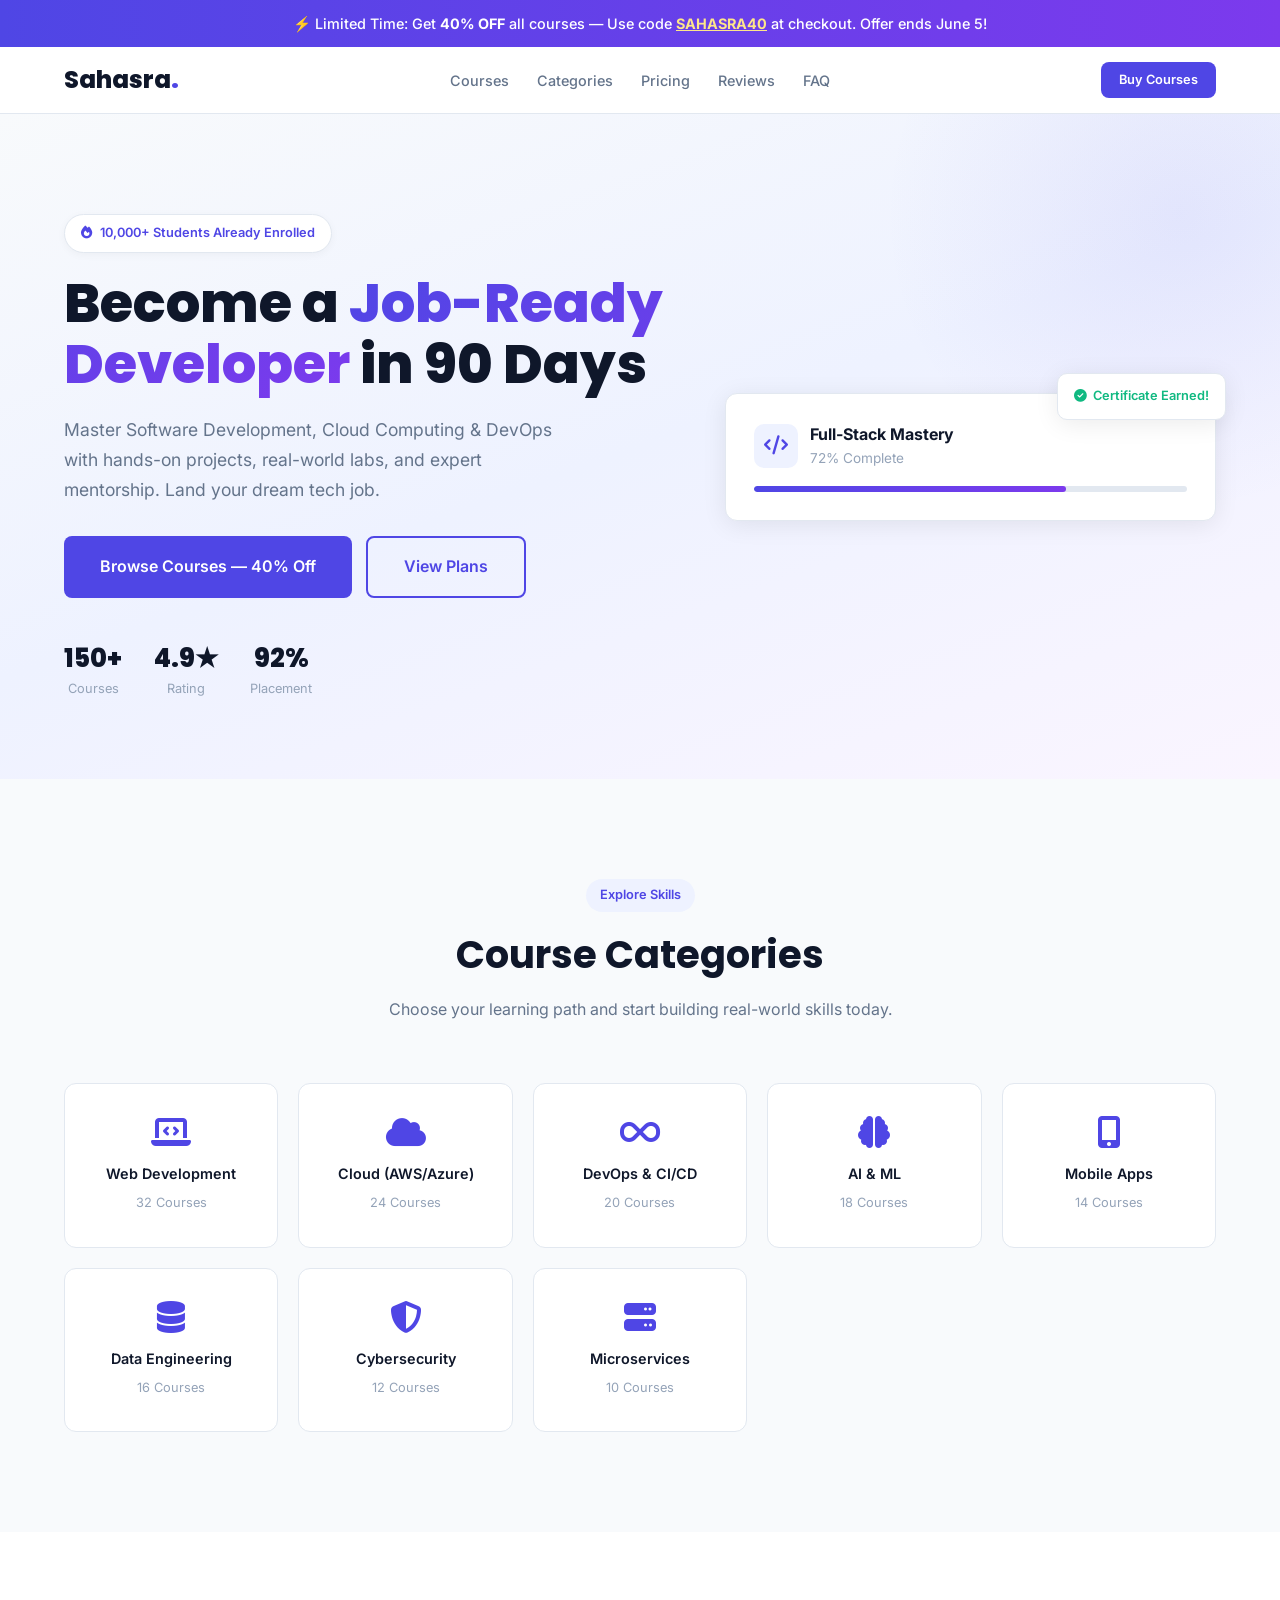
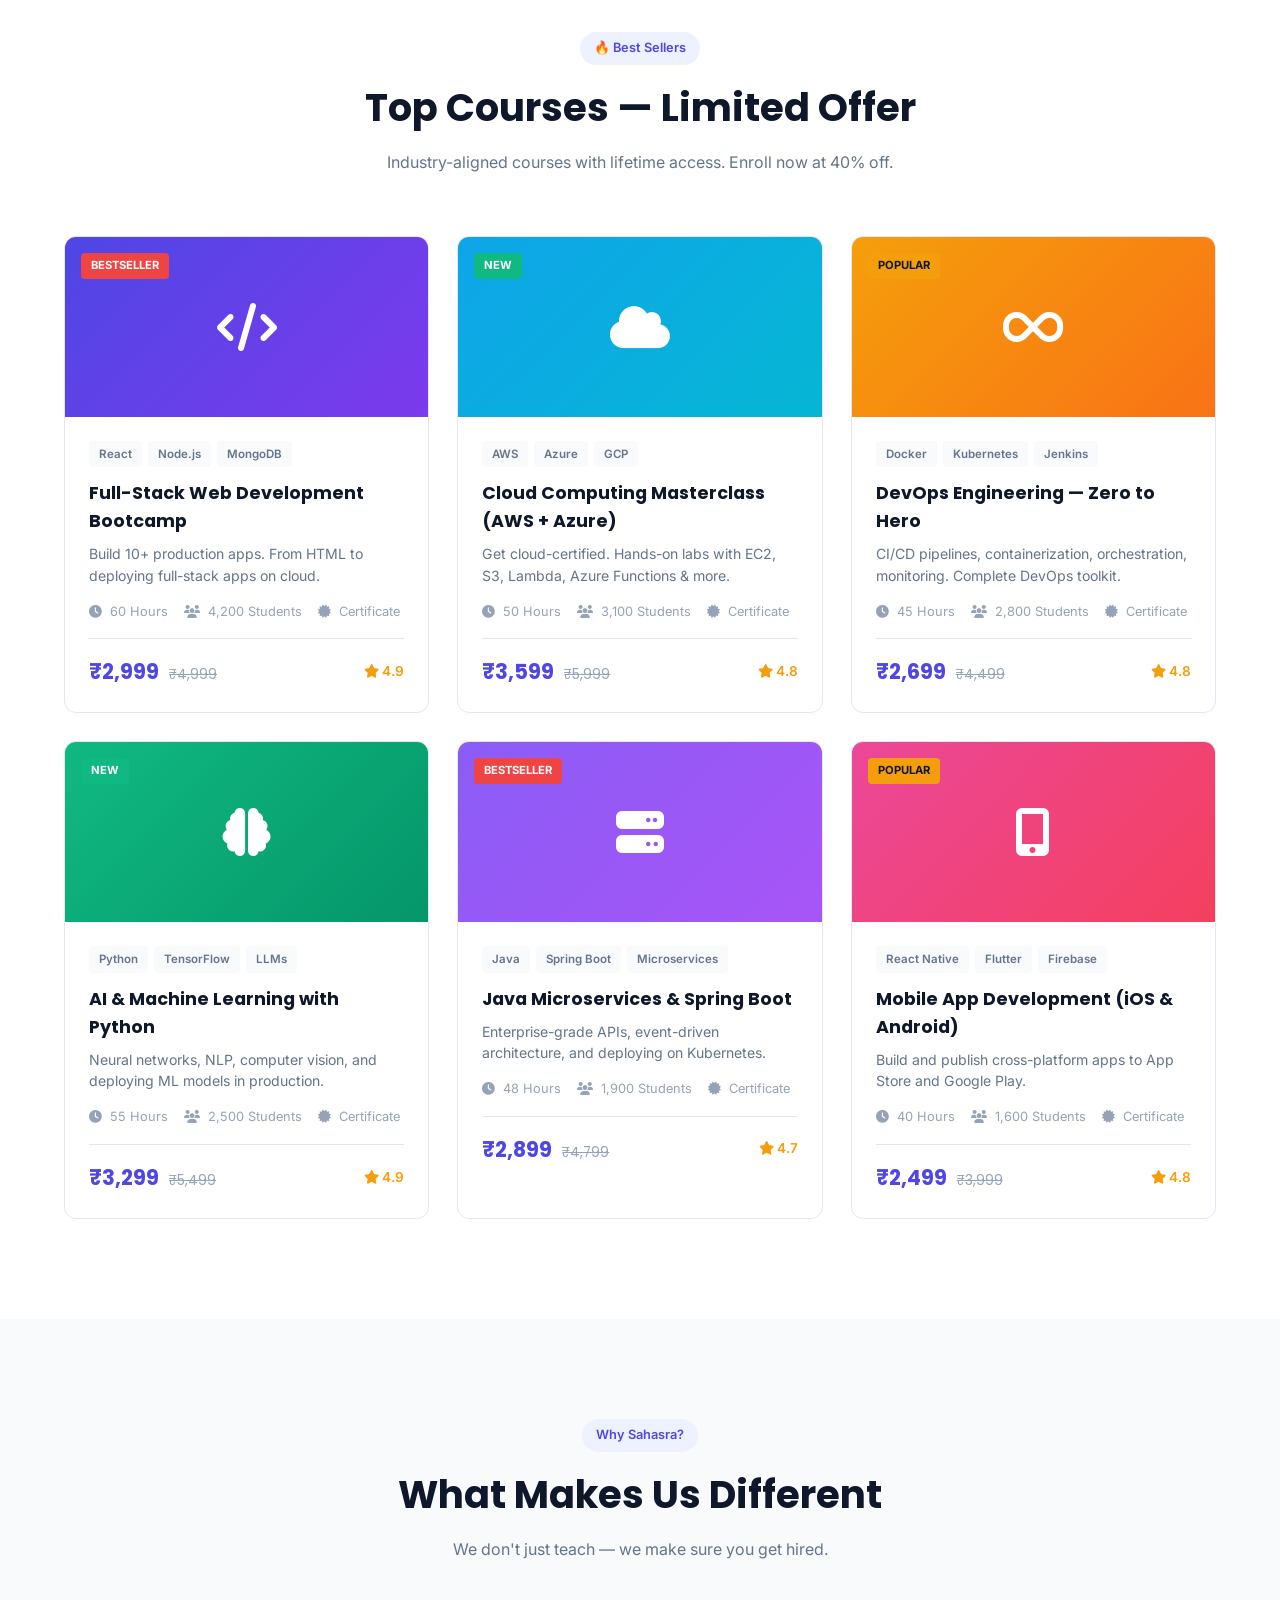
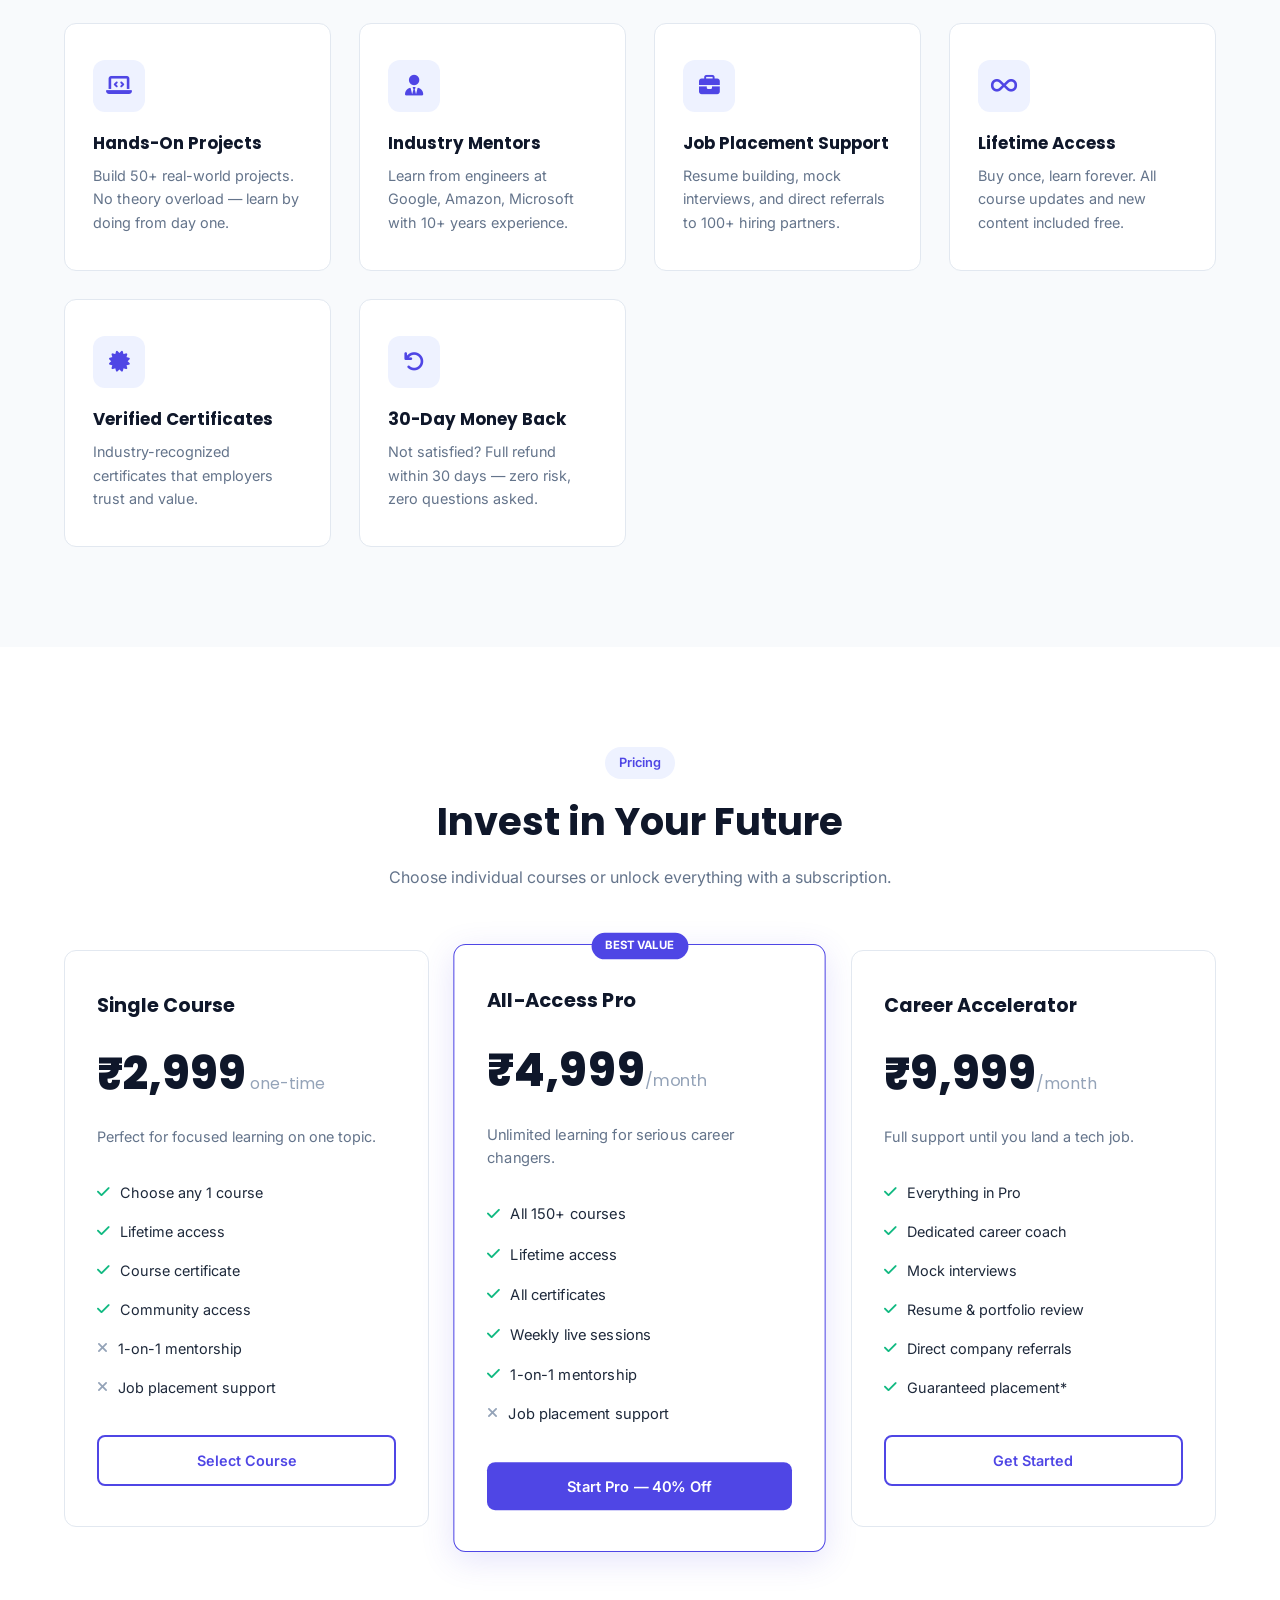
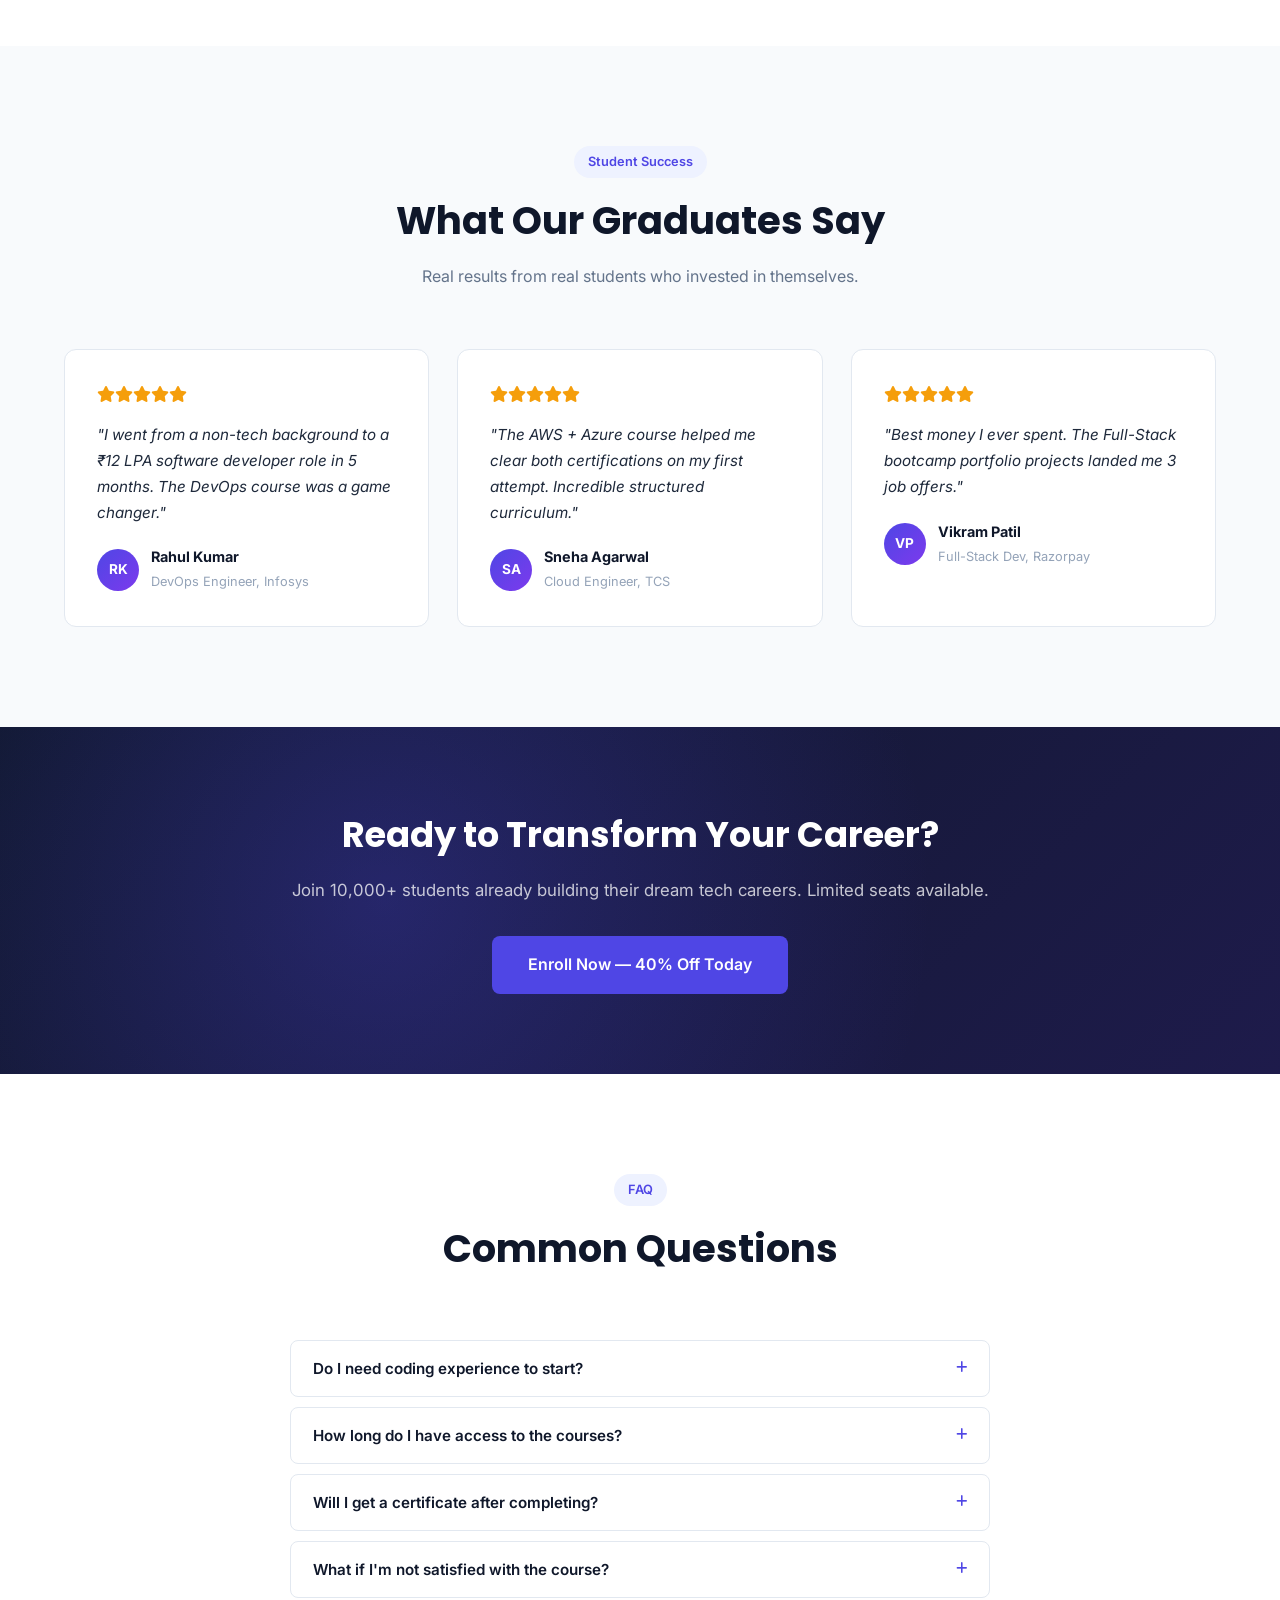
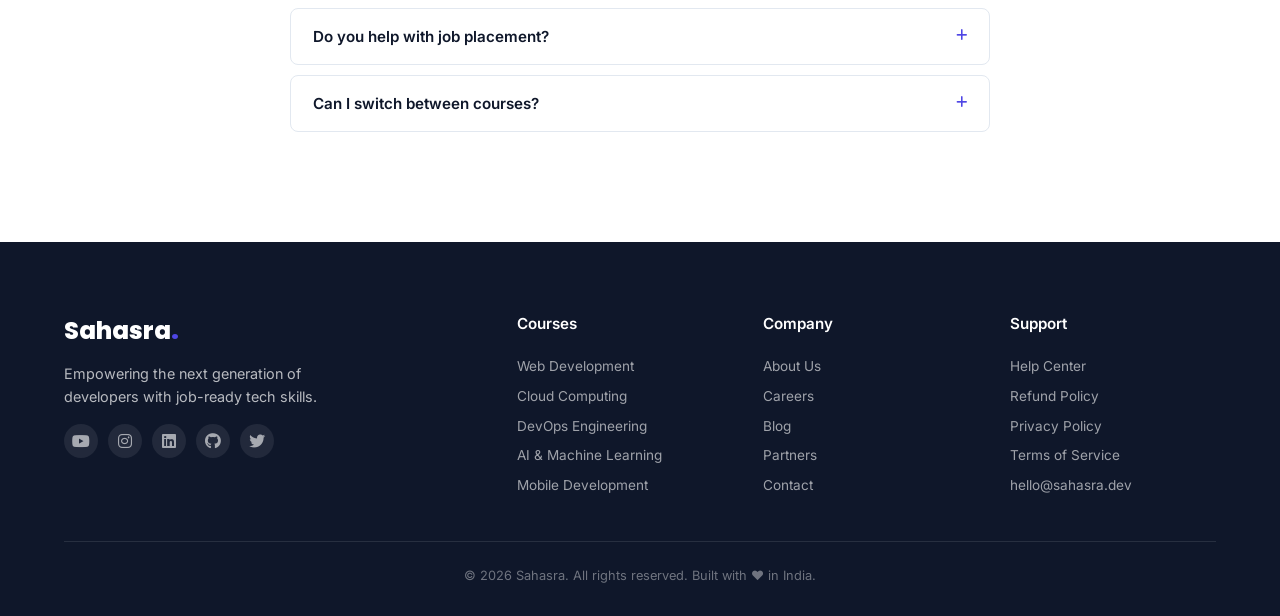
<file: index.html>
<!DOCTYPE html>
<html lang="en">
<head>
    <meta charset="UTF-8">
    <meta name="viewport" content="width=device-width, initial-scale=1.0">
    <title>Sahasra | Master Software, Cloud & DevOps Skills</title>
    <meta name="description" content="Transform your tech career with Sahasra's expert-led courses in Software Development, Cloud Computing, and DevOps Engineering.">
    <link rel="preconnect" href="https://fonts.googleapis.com">
    <link rel="preconnect" href="https://fonts.gstatic.com" crossorigin>
    <link href="https://fonts.googleapis.com/css2?family=Inter:wght@300;400;500;600;700&family=Poppins:wght@600;700;800&display=swap" rel="stylesheet">
    <link rel="stylesheet" href="https://cdnjs.cloudflare.com/ajax/libs/font-awesome/6.5.0/css/all.min.css">
    <style>
        *, *::before, *::after { margin: 0; padding: 0; box-sizing: border-box; }
        :root {
            --primary: #0f172a;
            --accent: #4f46e5;
            --accent-hover: #4338ca;
            --accent-light: #eef2ff;
            --success: #10b981;
            --warning: #f59e0b;
            --danger: #ef4444;
            --text: #1e293b;
            --text-light: #64748b;
            --text-muted: #94a3b8;
            --white: #ffffff;
            --bg: #f8fafc;
            --border: #e2e8f0;
            --shadow: 0 4px 24px rgba(0,0,0,0.08);
            --radius: 12px;
        }
        html { scroll-behavior: smooth; }
        body { font-family: 'Inter', sans-serif; color: var(--text); line-height: 1.6; background: var(--white); }
        a { text-decoration: none; color: inherit; }
        ul { list-style: none; }
        .container { max-width: 1200px; margin: 0 auto; padding: 0 24px; }

        .top-banner { background: linear-gradient(90deg, var(--accent), #7c3aed); color: var(--white); text-align: center; padding: 12px 24px; font-size: 0.9rem; font-weight: 500; }
        .top-banner a { color: #fde68a; text-decoration: underline; font-weight: 700; }

        .navbar { position: sticky; top: 0; background: rgba(255,255,255,0.97); backdrop-filter: blur(12px); border-bottom: 1px solid var(--border); z-index: 100; padding: 14px 0; }
        .nav-inner { display: flex; align-items: center; justify-content: space-between; }
        .logo { font-family: 'Poppins', sans-serif; font-weight: 800; font-size: 1.5rem; color: var(--primary); }
        .logo span { color: var(--accent); }
        .nav-links { display: flex; gap: 28px; }
        .nav-links a { font-size: 0.9rem; font-weight: 500; color: var(--text-light); transition: color 0.2s; }
        .nav-links a:hover { color: var(--accent); }
        .nav-cta { display: flex; gap: 12px; align-items: center; }
        .btn { display: inline-flex; align-items: center; justify-content: center; padding: 12px 28px; border-radius: 8px; font-weight: 600; font-size: 0.9rem; border: none; cursor: pointer; transition: all 0.2s; font-family: inherit; }
        .btn-primary { background: var(--accent); color: var(--white); }
        .btn-primary:hover { background: var(--accent-hover); transform: translateY(-1px); box-shadow: 0 4px 16px rgba(79,70,229,0.4); }
        .btn-outline { background: transparent; color: var(--accent); border: 2px solid var(--accent); }
        .btn-outline:hover { background: var(--accent); color: var(--white); }
        .btn-sm { padding: 8px 18px; font-size: 0.8rem; }
        .btn-lg { padding: 16px 36px; font-size: 1rem; }
        .hamburger { display: none; background: none; border: none; font-size: 1.5rem; cursor: pointer; color: var(--primary); }

        .hero { padding: 100px 0 80px; background: linear-gradient(160deg, #f8fafc 0%, #eef2ff 50%, #faf5ff 100%); position: relative; overflow: hidden; }
        .hero::before { content: ''; position: absolute; top: -200px; right: -200px; width: 600px; height: 600px; background: radial-gradient(circle, rgba(79,70,229,0.08), transparent 70%); border-radius: 50%; }
        .hero-grid { display: grid; grid-template-columns: 1.1fr 0.9fr; gap: 60px; align-items: center; }
        .hero-badge { display: inline-flex; align-items: center; gap: 8px; background: var(--white); border: 1px solid var(--border); padding: 8px 16px; border-radius: 50px; font-size: 0.8rem; font-weight: 600; color: var(--accent); margin-bottom: 20px; box-shadow: 0 2px 8px rgba(0,0,0,0.04); }
        .hero h1 { font-family: 'Poppins', sans-serif; font-size: clamp(2.2rem, 5vw, 3.4rem); font-weight: 800; line-height: 1.12; color: var(--primary); margin-bottom: 20px; }
        .hero h1 .highlight { background: linear-gradient(135deg, var(--accent), #7c3aed); -webkit-background-clip: text; -webkit-text-fill-color: transparent; background-clip: text; }
        .hero-desc { font-size: 1.1rem; color: var(--text-light); max-width: 500px; margin-bottom: 32px; line-height: 1.7; }
        .hero-ctas { display: flex; gap: 14px; flex-wrap: wrap; margin-bottom: 40px; }
        .hero-stats { display: flex; gap: 32px; }
        .hero-stat { text-align: center; }
        .hero-stat-num { font-family: 'Poppins', sans-serif; font-size: 1.6rem; font-weight: 800; color: var(--primary); }
        .hero-stat-label { font-size: 0.8rem; color: var(--text-muted); }
        .hero-visual { position: relative; }
        .hero-card { background: var(--white); border: 1px solid var(--border); border-radius: var(--radius); padding: 28px; box-shadow: var(--shadow); }
        .hero-card-header { display: flex; align-items: center; gap: 12px; margin-bottom: 16px; }
        .hero-card-icon { width: 44px; height: 44px; background: var(--accent-light); color: var(--accent); border-radius: 10px; display: flex; align-items: center; justify-content: center; font-size: 1.2rem; }
        .hero-card h3 { font-size: 1rem; color: var(--primary); }
        .hero-card p { font-size: 0.85rem; color: var(--text-muted); }
        .hero-card-progress { height: 6px; background: var(--border); border-radius: 3px; margin-top: 16px; overflow: hidden; }
        .hero-card-progress-fill { height: 100%; background: linear-gradient(90deg, var(--accent), #7c3aed); border-radius: 3px; width: 72%; }
        .hero-floating { position: absolute; top: -20px; right: -10px; background: var(--white); border: 1px solid var(--border); padding: 12px 16px; border-radius: 10px; box-shadow: var(--shadow); font-size: 0.8rem; font-weight: 600; color: var(--success); display: flex; align-items: center; gap: 6px; }

        .section { padding: 100px 0; }
        .section-alt { padding: 100px 0; background: var(--bg); }
        .section-label { display: inline-block; background: var(--accent-light); color: var(--accent); padding: 6px 14px; border-radius: 50px; font-size: 0.8rem; font-weight: 600; margin-bottom: 12px; }
        .section-title { font-family: 'Poppins', sans-serif; font-size: clamp(1.7rem, 3.5vw, 2.4rem); font-weight: 700; color: var(--primary); margin-bottom: 12px; }
        .section-desc { font-size: 1rem; color: var(--text-light); max-width: 560px; }
        .section-header { text-align: center; margin-bottom: 60px; }
        .section-header .section-desc { margin: 0 auto; }

        .courses-grid { display: grid; grid-template-columns: repeat(auto-fill, minmax(340px, 1fr)); gap: 28px; }
        .course-card { background: var(--white); border: 1px solid var(--border); border-radius: var(--radius); overflow: hidden; transition: all 0.3s; position: relative; }
        .course-card:hover { transform: translateY(-4px); box-shadow: var(--shadow); }
        .course-card-badge { position: absolute; top: 16px; left: 16px; background: var(--danger); color: var(--white); padding: 4px 10px; border-radius: 4px; font-size: 0.7rem; font-weight: 700; text-transform: uppercase; }
        .course-card-badge.new { background: var(--success); }
        .course-card-badge.popular { background: var(--warning); color: var(--primary); }
        .course-thumb { height: 180px; display: flex; align-items: center; justify-content: center; font-size: 3rem; color: var(--white); }
        .course-body { padding: 24px; }
        .course-tags { display: flex; gap: 6px; flex-wrap: wrap; margin-bottom: 12px; }
        .course-tag { background: var(--bg); padding: 4px 10px; border-radius: 4px; font-size: 0.72rem; font-weight: 600; color: var(--text-light); }
        .course-body h3 { font-family: 'Poppins', sans-serif; font-size: 1.1rem; font-weight: 700; color: var(--primary); margin-bottom: 8px; }
        .course-body p { font-size: 0.88rem; color: var(--text-light); margin-bottom: 16px; line-height: 1.5; }
        .course-meta { display: flex; gap: 16px; font-size: 0.8rem; color: var(--text-muted); margin-bottom: 16px; }
        .course-meta i { margin-right: 4px; }
        .course-footer { display: flex; align-items: center; justify-content: space-between; padding-top: 16px; border-top: 1px solid var(--border); }
        .course-price { font-family: 'Poppins', sans-serif; font-weight: 700; font-size: 1.3rem; color: var(--accent); }
        .course-price .original { text-decoration: line-through; color: var(--text-muted); font-size: 0.85rem; font-weight: 400; margin-left: 6px; }
        .course-rating { font-size: 0.85rem; color: var(--warning); font-weight: 600; }

        .cat-grid { display: grid; grid-template-columns: repeat(auto-fill, minmax(180px, 1fr)); gap: 20px; }
        .cat-card { background: var(--white); border: 1px solid var(--border); border-radius: var(--radius); padding: 32px 20px; text-align: center; transition: all 0.3s; cursor: pointer; }
        .cat-card:hover { border-color: var(--accent); transform: translateY(-3px); box-shadow: var(--shadow); }
        .cat-card i { font-size: 2rem; color: var(--accent); margin-bottom: 14px; }
        .cat-card h3 { font-size: 0.9rem; font-weight: 600; color: var(--primary); margin-bottom: 4px; }
        .cat-card span { font-size: 0.8rem; color: var(--text-muted); }

        .why-grid { display: grid; grid-template-columns: repeat(auto-fit, minmax(260px, 1fr)); gap: 28px; }
        .why-card { background: var(--white); border: 1px solid var(--border); border-radius: var(--radius); padding: 36px 28px; transition: all 0.3s; }
        .why-card:hover { box-shadow: var(--shadow); transform: translateY(-3px); }
        .why-icon { width: 52px; height: 52px; background: var(--accent-light); color: var(--accent); border-radius: 12px; display: flex; align-items: center; justify-content: center; font-size: 1.3rem; margin-bottom: 18px; }
        .why-card h3 { font-family: 'Poppins', sans-serif; font-size: 1.05rem; font-weight: 700; color: var(--primary); margin-bottom: 8px; }
        .why-card p { font-size: 0.9rem; color: var(--text-light); }

        .pricing-grid { display: grid; grid-template-columns: repeat(auto-fit, minmax(300px, 1fr)); gap: 28px; align-items: start; }
        .price-card { background: var(--white); border: 1px solid var(--border); border-radius: var(--radius); padding: 40px 32px; position: relative; transition: all 0.3s; }
        .price-card:hover { box-shadow: var(--shadow); }
        .price-card.featured { border-color: var(--accent); box-shadow: 0 8px 32px rgba(79,70,229,0.15); transform: scale(1.02); }
        .price-badge { position: absolute; top: -12px; left: 50%; transform: translateX(-50%); background: var(--accent); color: var(--white); padding: 4px 14px; border-radius: 50px; font-size: 0.7rem; font-weight: 700; }
        .price-card h3 { font-family: 'Poppins', sans-serif; font-size: 1.2rem; font-weight: 700; color: var(--primary); margin-bottom: 8px; }
        .price-amount { font-family: 'Poppins', sans-serif; font-size: 2.8rem; font-weight: 800; color: var(--primary); margin: 16px 0; }
        .price-amount span { font-size: 1rem; font-weight: 400; color: var(--text-muted); }
        .price-desc { font-size: 0.9rem; color: var(--text-light); margin-bottom: 24px; }
        .price-features { margin-bottom: 28px; }
        .price-features li { display: flex; align-items: center; gap: 10px; padding: 8px 0; font-size: 0.9rem; color: var(--text); }
        .price-features .fa-check { color: var(--success); }
        .price-features .fa-times { color: var(--text-muted); }

        .test-grid { display: grid; grid-template-columns: repeat(auto-fit, minmax(320px, 1fr)); gap: 28px; }
        .test-card { background: var(--white); border: 1px solid var(--border); border-radius: var(--radius); padding: 32px; transition: box-shadow 0.3s; }
        .test-card:hover { box-shadow: var(--shadow); }
        .test-stars { color: var(--warning); margin-bottom: 14px; }
        .test-text { font-size: 0.95rem; color: var(--text); line-height: 1.7; font-style: italic; margin-bottom: 20px; }
        .test-author { display: flex; align-items: center; gap: 12px; }
        .test-avatar { width: 42px; height: 42px; background: linear-gradient(135deg, var(--accent), #7c3aed); color: var(--white); border-radius: 50%; display: flex; align-items: center; justify-content: center; font-weight: 700; font-size: 0.85rem; }
        .test-author strong { display: block; font-size: 0.9rem; color: var(--primary); }
        .test-author span { font-size: 0.8rem; color: var(--text-muted); }

        .cta-banner { background: linear-gradient(135deg, var(--primary) 0%, #1e1b4b 100%); padding: 80px 0; text-align: center; color: var(--white); position: relative; overflow: hidden; }
        .cta-banner::before { content: ''; position: absolute; inset: 0; background: radial-gradient(circle at 30% 50%, rgba(79,70,229,0.3), transparent 60%); }
        .cta-banner h2 { font-family: 'Poppins', sans-serif; font-size: clamp(1.6rem, 3vw, 2.2rem); font-weight: 700; margin-bottom: 14px; position: relative; }
        .cta-banner p { font-size: 1.05rem; color: rgba(255,255,255,0.75); margin-bottom: 32px; position: relative; }
        .cta-banner .btn { position: relative; }

        .faq-list { max-width: 700px; margin: 0 auto; }
        .faq-item { border: 1px solid var(--border); border-radius: 8px; margin-bottom: 10px; overflow: hidden; background: var(--white); }
        .faq-q { width: 100%; padding: 18px 22px; background: none; border: none; display: flex; align-items: center; justify-content: space-between; cursor: pointer; font-family: inherit; font-size: 0.95rem; font-weight: 600; color: var(--primary); text-align: left; }
        .faq-q i { color: var(--accent); transition: transform 0.3s; font-size: 0.8rem; }
        .faq-item.active .faq-q i { transform: rotate(45deg); }
        .faq-a { max-height: 0; overflow: hidden; transition: max-height 0.3s; }
        .faq-a p { padding: 0 22px 18px; font-size: 0.9rem; color: var(--text-light); line-height: 1.7; }

        .footer { background: var(--primary); color: rgba(255,255,255,0.7); padding: 70px 0 30px; }
        .footer-grid { display: grid; grid-template-columns: 2fr 1fr 1fr 1fr; gap: 40px; margin-bottom: 40px; }
        .footer-brand .logo { color: var(--white); margin-bottom: 12px; display: inline-block; }
        .footer-brand p { font-size: 0.9rem; line-height: 1.6; max-width: 260px; }
        .footer-col h4 { color: var(--white); font-size: 0.95rem; font-weight: 600; margin-bottom: 16px; }
        .footer-col a { display: block; font-size: 0.85rem; padding: 4px 0; color: rgba(255,255,255,0.6); transition: color 0.2s; }
        .footer-col a:hover { color: var(--white); }
        .footer-bottom { border-top: 1px solid rgba(255,255,255,0.1); padding-top: 24px; text-align: center; font-size: 0.8rem; color: rgba(255,255,255,0.4); }
        .footer-socials { display: flex; gap: 10px; margin-top: 16px; }
        .footer-socials a { width: 34px; height: 34px; background: rgba(255,255,255,0.08); border-radius: 50%; display: flex; align-items: center; justify-content: center; color: rgba(255,255,255,0.6); transition: all 0.2s; }
        .footer-socials a:hover { background: var(--accent); color: var(--white); }

        @media (max-width: 768px) {
            .nav-links { display: none; }
            .hamburger { display: block; }
            .nav-cta .btn { display: none; }
            .hero-grid { grid-template-columns: 1fr; text-align: center; }
            .hero-desc { margin: 0 auto 32px; }
            .hero-ctas { justify-content: center; }
            .hero-stats { justify-content: center; }
            .hero-visual { display: none; }
            .section, .section-alt { padding: 60px 0; }
            .footer-grid { grid-template-columns: 1fr; }
            .pricing-grid { grid-template-columns: 1fr; }
            .price-card.featured { transform: none; }
            .courses-grid { grid-template-columns: 1fr; }
        }
    </style>
</head>
<body>

    <!-- Top Sales Banner -->
    <div class="top-banner">
        ⚡ Limited Time: Get <strong>40% OFF</strong> all courses — Use code <a href="#courses">SAHASRA40</a> at checkout. Offer ends June 5!
    </div>

    <!-- Navbar -->
    <nav class="navbar">
        <div class="container nav-inner">
            <a href="#" class="logo">Sahasra<span>.</span></a>
            <div class="nav-links">
                <a href="#courses">Courses</a>
                <a href="#categories">Categories</a>
                <a href="#pricing">Pricing</a>
                <a href="#testimonials">Reviews</a>
                <a href="#faq">FAQ</a>
            </div>
            <div class="nav-cta">
                <a href="#courses" class="btn btn-primary btn-sm">Buy Courses</a>
            </div>
            <button class="hamburger"><i class="fas fa-bars"></i></button>
        </div>
    </nav>

    <!-- Hero Section -->
    <section class="hero">
        <div class="container hero-grid">
            <div class="hero-text">
                <div class="hero-badge"><i class="fas fa-fire"></i> 10,000+ Students Already Enrolled</div>
                <h1>Become a <span class="highlight">Job-Ready Developer</span> in 90 Days</h1>
                <p class="hero-desc">Master Software Development, Cloud Computing & DevOps with hands-on projects, real-world labs, and expert mentorship. Land your dream tech job.</p>
                <div class="hero-ctas">
                    <a href="#courses" class="btn btn-primary btn-lg">Browse Courses — 40% Off</a>
                    <a href="#pricing" class="btn btn-outline btn-lg">View Plans</a>
                </div>
                <div class="hero-stats">
                    <div class="hero-stat"><div class="hero-stat-num">150+</div><div class="hero-stat-label">Courses</div></div>
                    <div class="hero-stat"><div class="hero-stat-num">4.9★</div><div class="hero-stat-label">Rating</div></div>
                    <div class="hero-stat"><div class="hero-stat-num">92%</div><div class="hero-stat-label">Placement</div></div>
                </div>
            </div>
            <div class="hero-visual">
                <div class="hero-card">
                    <div class="hero-card-header">
                        <div class="hero-card-icon"><i class="fas fa-code"></i></div>
                        <div><h3>Full-Stack Mastery</h3><p>72% Complete</p></div>
                    </div>
                    <div class="hero-card-progress"><div class="hero-card-progress-fill"></div></div>
                </div>
                <div class="hero-floating"><i class="fas fa-check-circle"></i> Certificate Earned!</div>
            </div>
        </div>
    </section>

    <!-- Course Categories -->
    <section class="section-alt" id="categories">
        <div class="container">
            <div class="section-header">
                <div class="section-label">Explore Skills</div>
                <h2 class="section-title">Course Categories</h2>
                <p class="section-desc">Choose your learning path and start building real-world skills today.</p>
            </div>
            <div class="cat-grid">
                <div class="cat-card"><i class="fas fa-laptop-code"></i><h3>Web Development</h3><span>32 Courses</span></div>
                <div class="cat-card"><i class="fas fa-cloud"></i><h3>Cloud (AWS/Azure)</h3><span>24 Courses</span></div>
                <div class="cat-card"><i class="fas fa-infinity"></i><h3>DevOps & CI/CD</h3><span>20 Courses</span></div>
                <div class="cat-card"><i class="fas fa-brain"></i><h3>AI & ML</h3><span>18 Courses</span></div>
                <div class="cat-card"><i class="fas fa-mobile-alt"></i><h3>Mobile Apps</h3><span>14 Courses</span></div>
                <div class="cat-card"><i class="fas fa-database"></i><h3>Data Engineering</h3><span>16 Courses</span></div>
                <div class="cat-card"><i class="fas fa-shield-alt"></i><h3>Cybersecurity</h3><span>12 Courses</span></div>
                <div class="cat-card"><i class="fas fa-server"></i><h3>Microservices</h3><span>10 Courses</span></div>
            </div>
        </div>
    </section>

    <!-- Featured Courses -->
    <section class="section" id="courses">
        <div class="container">
            <div class="section-header">
                <div class="section-label">🔥 Best Sellers</div>
                <h2 class="section-title">Top Courses — Limited Offer</h2>
                <p class="section-desc">Industry-aligned courses with lifetime access. Enroll now at 40% off.</p>
            </div>
            <div class="courses-grid">
                <div class="course-card">
                    <div class="course-card-badge">Bestseller</div>
                    <div class="course-thumb" style="background: linear-gradient(135deg, #4f46e5, #7c3aed);"><i class="fas fa-code"></i></div>
                    <div class="course-body">
                        <div class="course-tags"><span class="course-tag">React</span><span class="course-tag">Node.js</span><span class="course-tag">MongoDB</span></div>
                        <h3>Full-Stack Web Development Bootcamp</h3>
                        <p>Build 10+ production apps. From HTML to deploying full-stack apps on cloud.</p>
                        <div class="course-meta"><span><i class="fas fa-clock"></i> 60 Hours</span><span><i class="fas fa-users"></i> 4,200 Students</span><span><i class="fas fa-certificate"></i> Certificate</span></div>
                        <div class="course-footer"><span class="course-price">₹2,999 <span class="original">₹4,999</span></span><span class="course-rating"><i class="fas fa-star"></i> 4.9</span></div>
                    </div>
                </div>
                <div class="course-card">
                    <div class="course-card-badge new">New</div>
                    <div class="course-thumb" style="background: linear-gradient(135deg, #0ea5e9, #06b6d4);"><i class="fas fa-cloud"></i></div>
                    <div class="course-body">
                        <div class="course-tags"><span class="course-tag">AWS</span><span class="course-tag">Azure</span><span class="course-tag">GCP</span></div>
                        <h3>Cloud Computing Masterclass (AWS + Azure)</h3>
                        <p>Get cloud-certified. Hands-on labs with EC2, S3, Lambda, Azure Functions & more.</p>
                        <div class="course-meta"><span><i class="fas fa-clock"></i> 50 Hours</span><span><i class="fas fa-users"></i> 3,100 Students</span><span><i class="fas fa-certificate"></i> Certificate</span></div>
                        <div class="course-footer"><span class="course-price">₹3,599 <span class="original">₹5,999</span></span><span class="course-rating"><i class="fas fa-star"></i> 4.8</span></div>
                    </div>
                </div>
                <div class="course-card">
                    <div class="course-card-badge popular">Popular</div>
                    <div class="course-thumb" style="background: linear-gradient(135deg, #f59e0b, #f97316);"><i class="fas fa-infinity"></i></div>
                    <div class="course-body">
                        <div class="course-tags"><span class="course-tag">Docker</span><span class="course-tag">Kubernetes</span><span class="course-tag">Jenkins</span></div>
                        <h3>DevOps Engineering — Zero to Hero</h3>
                        <p>CI/CD pipelines, containerization, orchestration, monitoring. Complete DevOps toolkit.</p>
                        <div class="course-meta"><span><i class="fas fa-clock"></i> 45 Hours</span><span><i class="fas fa-users"></i> 2,800 Students</span><span><i class="fas fa-certificate"></i> Certificate</span></div>
                        <div class="course-footer"><span class="course-price">₹2,699 <span class="original">₹4,499</span></span><span class="course-rating"><i class="fas fa-star"></i> 4.8</span></div>
                    </div>
                </div>
                <div class="course-card">
                    <div class="course-card-badge new">New</div>
                    <div class="course-thumb" style="background: linear-gradient(135deg, #10b981, #059669);"><i class="fas fa-brain"></i></div>
                    <div class="course-body">
                        <div class="course-tags"><span class="course-tag">Python</span><span class="course-tag">TensorFlow</span><span class="course-tag">LLMs</span></div>
                        <h3>AI & Machine Learning with Python</h3>
                        <p>Neural networks, NLP, computer vision, and deploying ML models in production.</p>
                        <div class="course-meta"><span><i class="fas fa-clock"></i> 55 Hours</span><span><i class="fas fa-users"></i> 2,500 Students</span><span><i class="fas fa-certificate"></i> Certificate</span></div>
                        <div class="course-footer"><span class="course-price">₹3,299 <span class="original">₹5,499</span></span><span class="course-rating"><i class="fas fa-star"></i> 4.9</span></div>
                    </div>
                </div>
                <div class="course-card">
                    <div class="course-card-badge">Bestseller</div>
                    <div class="course-thumb" style="background: linear-gradient(135deg, #8b5cf6, #a855f7);"><i class="fas fa-server"></i></div>
                    <div class="course-body">
                        <div class="course-tags"><span class="course-tag">Java</span><span class="course-tag">Spring Boot</span><span class="course-tag">Microservices</span></div>
                        <h3>Java Microservices & Spring Boot</h3>
                        <p>Enterprise-grade APIs, event-driven architecture, and deploying on Kubernetes.</p>
                        <div class="course-meta"><span><i class="fas fa-clock"></i> 48 Hours</span><span><i class="fas fa-users"></i> 1,900 Students</span><span><i class="fas fa-certificate"></i> Certificate</span></div>
                        <div class="course-footer"><span class="course-price">₹2,899 <span class="original">₹4,799</span></span><span class="course-rating"><i class="fas fa-star"></i> 4.7</span></div>
                    </div>
                </div>
                <div class="course-card">
                    <div class="course-card-badge popular">Popular</div>
                    <div class="course-thumb" style="background: linear-gradient(135deg, #ec4899, #f43f5e);"><i class="fas fa-mobile-alt"></i></div>
                    <div class="course-body">
                        <div class="course-tags"><span class="course-tag">React Native</span><span class="course-tag">Flutter</span><span class="course-tag">Firebase</span></div>
                        <h3>Mobile App Development (iOS & Android)</h3>
                        <p>Build and publish cross-platform apps to App Store and Google Play.</p>
                        <div class="course-meta"><span><i class="fas fa-clock"></i> 40 Hours</span><span><i class="fas fa-users"></i> 1,600 Students</span><span><i class="fas fa-certificate"></i> Certificate</span></div>
                        <div class="course-footer"><span class="course-price">₹2,499 <span class="original">₹3,999</span></span><span class="course-rating"><i class="fas fa-star"></i> 4.8</span></div>
                    </div>
                </div>
            </div>
        </div>
    </section>

    <!-- Why Choose Sahasra -->
    <section class="section-alt" id="why">
        <div class="container">
            <div class="section-header">
                <div class="section-label">Why Sahasra?</div>
                <h2 class="section-title">What Makes Us Different</h2>
                <p class="section-desc">We don't just teach — we make sure you get hired.</p>
            </div>
            <div class="why-grid">
                <div class="why-card"><div class="why-icon"><i class="fas fa-laptop-code"></i></div><h3>Hands-On Projects</h3><p>Build 50+ real-world projects. No theory overload — learn by doing from day one.</p></div>
                <div class="why-card"><div class="why-icon"><i class="fas fa-user-tie"></i></div><h3>Industry Mentors</h3><p>Learn from engineers at Google, Amazon, Microsoft with 10+ years experience.</p></div>
                <div class="why-card"><div class="why-icon"><i class="fas fa-briefcase"></i></div><h3>Job Placement Support</h3><p>Resume building, mock interviews, and direct referrals to 100+ hiring partners.</p></div>
                <div class="why-card"><div class="why-icon"><i class="fas fa-infinity"></i></div><h3>Lifetime Access</h3><p>Buy once, learn forever. All course updates and new content included free.</p></div>
                <div class="why-card"><div class="why-icon"><i class="fas fa-certificate"></i></div><h3>Verified Certificates</h3><p>Industry-recognized certificates that employers trust and value.</p></div>
                <div class="why-card"><div class="why-icon"><i class="fas fa-undo"></i></div><h3>30-Day Money Back</h3><p>Not satisfied? Full refund within 30 days — zero risk, zero questions asked.</p></div>
            </div>
        </div>
    </section>

    <!-- Pricing Plans -->
    <section class="section" id="pricing">
        <div class="container">
            <div class="section-header">
                <div class="section-label">Pricing</div>
                <h2 class="section-title">Invest in Your Future</h2>
                <p class="section-desc">Choose individual courses or unlock everything with a subscription.</p>
            </div>
            <div class="pricing-grid">
                <div class="price-card">
                    <h3>Single Course</h3>
                    <div class="price-amount">₹2,999<span> one-time</span></div>
                    <p class="price-desc">Perfect for focused learning on one topic.</p>
                    <ul class="price-features">
                        <li><i class="fas fa-check"></i> Choose any 1 course</li>
                        <li><i class="fas fa-check"></i> Lifetime access</li>
                        <li><i class="fas fa-check"></i> Course certificate</li>
                        <li><i class="fas fa-check"></i> Community access</li>
                        <li><i class="fas fa-times"></i> 1-on-1 mentorship</li>
                        <li><i class="fas fa-times"></i> Job placement support</li>
                    </ul>
                    <a href="#courses" class="btn btn-outline" style="width:100%;">Select Course</a>
                </div>
                <div class="price-card featured">
                    <div class="price-badge">BEST VALUE</div>
                    <h3>All-Access Pro</h3>
                    <div class="price-amount">₹4,999<span>/month</span></div>
                    <p class="price-desc">Unlimited learning for serious career changers.</p>
                    <ul class="price-features">
                        <li><i class="fas fa-check"></i> All 150+ courses</li>
                        <li><i class="fas fa-check"></i> Lifetime access</li>
                        <li><i class="fas fa-check"></i> All certificates</li>
                        <li><i class="fas fa-check"></i> Weekly live sessions</li>
                        <li><i class="fas fa-check"></i> 1-on-1 mentorship</li>
                        <li><i class="fas fa-times"></i> Job placement support</li>
                    </ul>
                    <a href="#" class="btn btn-primary" style="width:100%;">Start Pro — 40% Off</a>
                </div>
                <div class="price-card">
                    <h3>Career Accelerator</h3>
                    <div class="price-amount">₹9,999<span>/month</span></div>
                    <p class="price-desc">Full support until you land a tech job.</p>
                    <ul class="price-features">
                        <li><i class="fas fa-check"></i> Everything in Pro</li>
                        <li><i class="fas fa-check"></i> Dedicated career coach</li>
                        <li><i class="fas fa-check"></i> Mock interviews</li>
                        <li><i class="fas fa-check"></i> Resume & portfolio review</li>
                        <li><i class="fas fa-check"></i> Direct company referrals</li>
                        <li><i class="fas fa-check"></i> Guaranteed placement*</li>
                    </ul>
                    <a href="#" class="btn btn-outline" style="width:100%;">Get Started</a>
                </div>
            </div>
        </div>
    </section>

    <!-- Testimonials -->
    <section class="section-alt" id="testimonials">
        <div class="container">
            <div class="section-header">
                <div class="section-label">Student Success</div>
                <h2 class="section-title">What Our Graduates Say</h2>
                <p class="section-desc">Real results from real students who invested in themselves.</p>
            </div>
            <div class="test-grid">
                <div class="test-card">
                    <div class="test-stars"><i class="fas fa-star"></i><i class="fas fa-star"></i><i class="fas fa-star"></i><i class="fas fa-star"></i><i class="fas fa-star"></i></div>
                    <p class="test-text">"I went from a non-tech background to a ₹12 LPA software developer role in 5 months. The DevOps course was a game changer."</p>
                    <div class="test-author"><div class="test-avatar">RK</div><div><strong>Rahul Kumar</strong><span>DevOps Engineer, Infosys</span></div></div>
                </div>
                <div class="test-card">
                    <div class="test-stars"><i class="fas fa-star"></i><i class="fas fa-star"></i><i class="fas fa-star"></i><i class="fas fa-star"></i><i class="fas fa-star"></i></div>
                    <p class="test-text">"The AWS + Azure course helped me clear both certifications on my first attempt. Incredible structured curriculum."</p>
                    <div class="test-author"><div class="test-avatar">SA</div><div><strong>Sneha Agarwal</strong><span>Cloud Engineer, TCS</span></div></div>
                </div>
                <div class="test-card">
                    <div class="test-stars"><i class="fas fa-star"></i><i class="fas fa-star"></i><i class="fas fa-star"></i><i class="fas fa-star"></i><i class="fas fa-star"></i></div>
                    <p class="test-text">"Best money I ever spent. The Full-Stack bootcamp portfolio projects landed me 3 job offers."</p>
                    <div class="test-author"><div class="test-avatar">VP</div><div><strong>Vikram Patil</strong><span>Full-Stack Dev, Razorpay</span></div></div>
                </div>
            </div>
        </div>
    </section>

    <!-- CTA Banner -->
    <section class="cta-banner">
        <div class="container">
            <h2>Ready to Transform Your Career?</h2>
            <p>Join 10,000+ students already building their dream tech careers. Limited seats available.</p>
            <a href="#courses" class="btn btn-primary btn-lg">Enroll Now — 40% Off Today</a>
        </div>
    </section>

    <!-- FAQ -->
    <section class="section" id="faq">
        <div class="container">
            <div class="section-header">
                <div class="section-label">FAQ</div>
                <h2 class="section-title">Common Questions</h2>
            </div>
            <div class="faq-list">
                <div class="faq-item"><button class="faq-q"><span>Do I need coding experience to start?</span><i class="fas fa-plus"></i></button><div class="faq-a"><p>No! Our courses start from absolute basics. Whether you're a complete beginner or looking to upskill, we have the right path for you.</p></div></div>
                <div class="faq-item"><button class="faq-q"><span>How long do I have access to the courses?</span><i class="fas fa-plus"></i></button><div class="faq-a"><p>Lifetime access! Once you purchase, you can revisit the content anytime including all future updates at no extra cost.</p></div></div>
                <div class="faq-item"><button class="faq-q"><span>Will I get a certificate after completing?</span><i class="fas fa-plus"></i></button><div class="faq-a"><p>Yes! You'll receive a verified, shareable certificate upon completion that you can add to your LinkedIn and resume.</p></div></div>
                <div class="faq-item"><button class="faq-q"><span>What if I'm not satisfied with the course?</span><i class="fas fa-plus"></i></button><div class="faq-a"><p>We offer a 30-day money-back guarantee. If you're not happy for any reason, we'll refund your full payment — no questions asked.</p></div></div>
                <div class="faq-item"><button class="faq-q"><span>Do you help with job placement?</span><i class="fas fa-plus"></i></button><div class="faq-a"><p>Yes! Our Career Accelerator plan includes dedicated placement support — resume reviews, mock interviews, and referrals to 100+ hiring partners.</p></div></div>
                <div class="faq-item"><button class="faq-q"><span>Can I switch between courses?</span><i class="fas fa-plus"></i></button><div class="faq-a"><p>With our All-Access Pro or Career Accelerator plans, you get unlimited access to all 150+ courses and can switch anytime.</p></div></div>
            </div>
        </div>
    </section>

    <!-- Footer -->
    <footer class="footer">
        <div class="container">
            <div class="footer-grid">
                <div class="footer-brand">
                    <div class="logo">Sahasra<span>.</span></div>
                    <p>Empowering the next generation of developers with job-ready tech skills.</p>
                    <div class="footer-socials">
                        <a href="#"><i class="fab fa-youtube"></i></a>
                        <a href="#"><i class="fab fa-instagram"></i></a>
                        <a href="#"><i class="fab fa-linkedin"></i></a>
                        <a href="#"><i class="fab fa-github"></i></a>
                        <a href="#"><i class="fab fa-twitter"></i></a>
                    </div>
                </div>
                <div class="footer-col"><h4>Courses</h4><a href="#">Web Development</a><a href="#">Cloud Computing</a><a href="#">DevOps Engineering</a><a href="#">AI & Machine Learning</a><a href="#">Mobile Development</a></div>
                <div class="footer-col"><h4>Company</h4><a href="#">About Us</a><a href="#">Careers</a><a href="#">Blog</a><a href="#">Partners</a><a href="#">Contact</a></div>
                <div class="footer-col"><h4>Support</h4><a href="#">Help Center</a><a href="#">Refund Policy</a><a href="#">Privacy Policy</a><a href="#">Terms of Service</a><a href="#">hello@sahasra.dev</a></div>
            </div>
            <div class="footer-bottom"><p>&copy; 2026 Sahasra. All rights reserved. Built with ❤️ in India.</p></div>
        </div>
    </footer>

    <script>
        document.querySelectorAll('.faq-q').forEach(btn => {
            btn.addEventListener('click', () => {
                const item = btn.parentElement;
                const answer = item.querySelector('.faq-a');
                const isActive = item.classList.contains('active');
                document.querySelectorAll('.faq-item').forEach(i => { i.classList.remove('active'); i.querySelector('.faq-a').style.maxHeight = null; });
                if (!isActive) { item.classList.add('active'); answer.style.maxHeight = answer.scrollHeight + 'px'; }
            });
        });
        window.addEventListener('scroll', () => { document.querySelector('.navbar').style.boxShadow = window.scrollY > 20 ? '0 2px 12px rgba(0,0,0,0.06)' : 'none'; });
        document.querySelectorAll('a[href^="#"]').forEach(a => { a.addEventListener('click', e => { const t = document.querySelector(a.getAttribute('href')); if (t) { e.preventDefault(); t.scrollIntoView({ behavior: 'smooth' }); } }); });
    </script>
</body>
</html>
</file>
